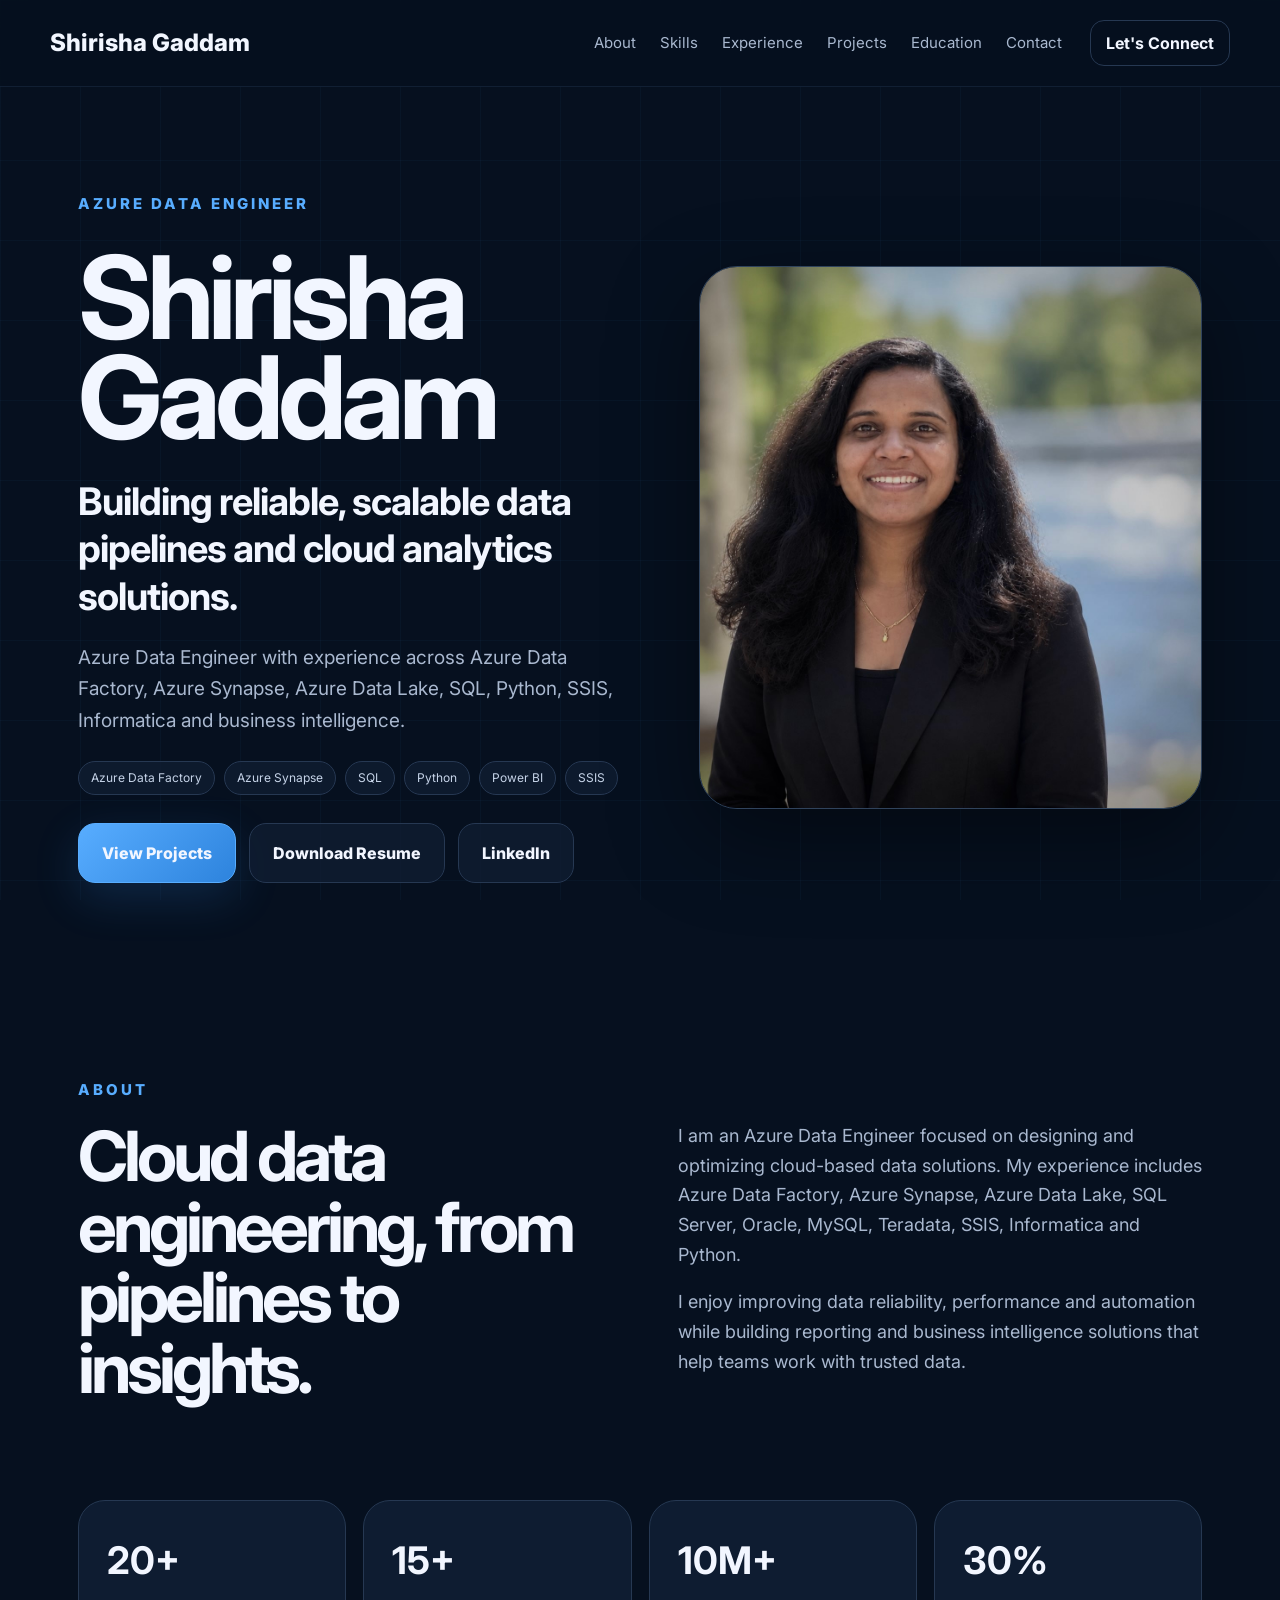
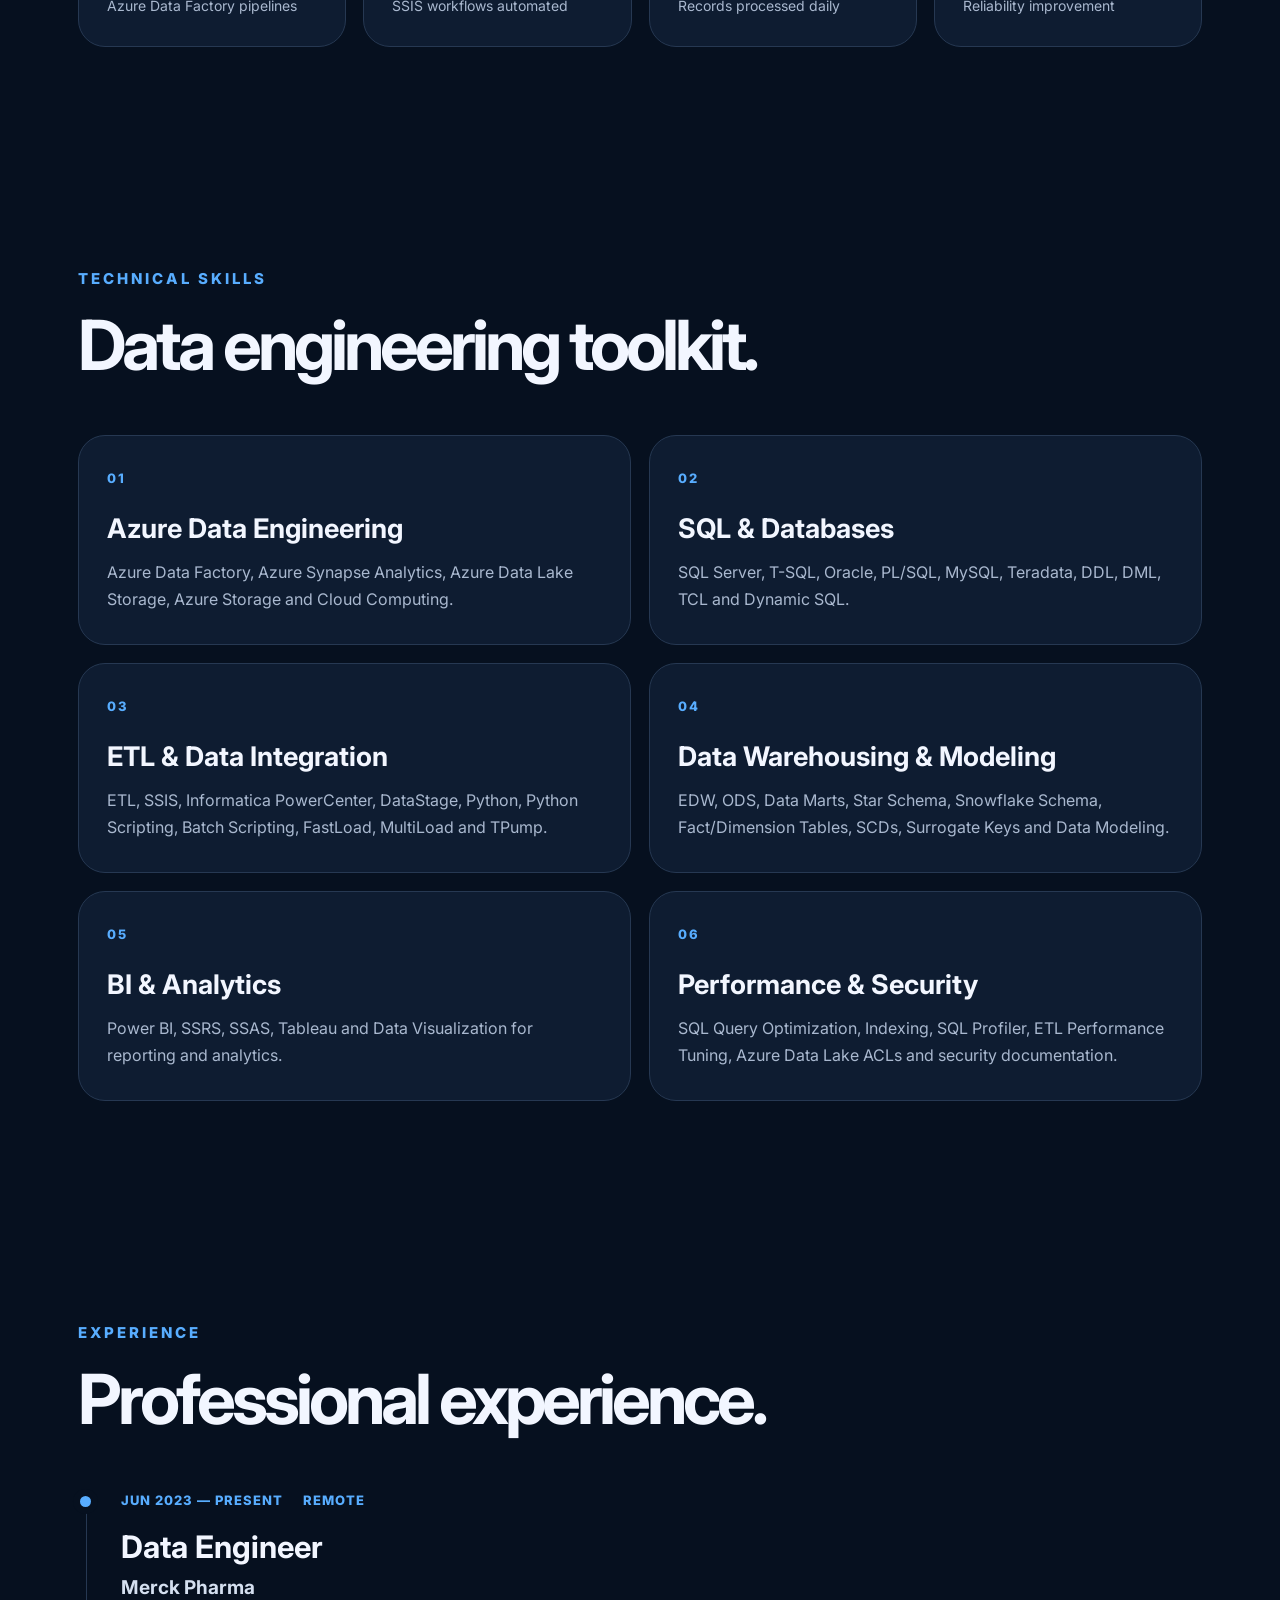
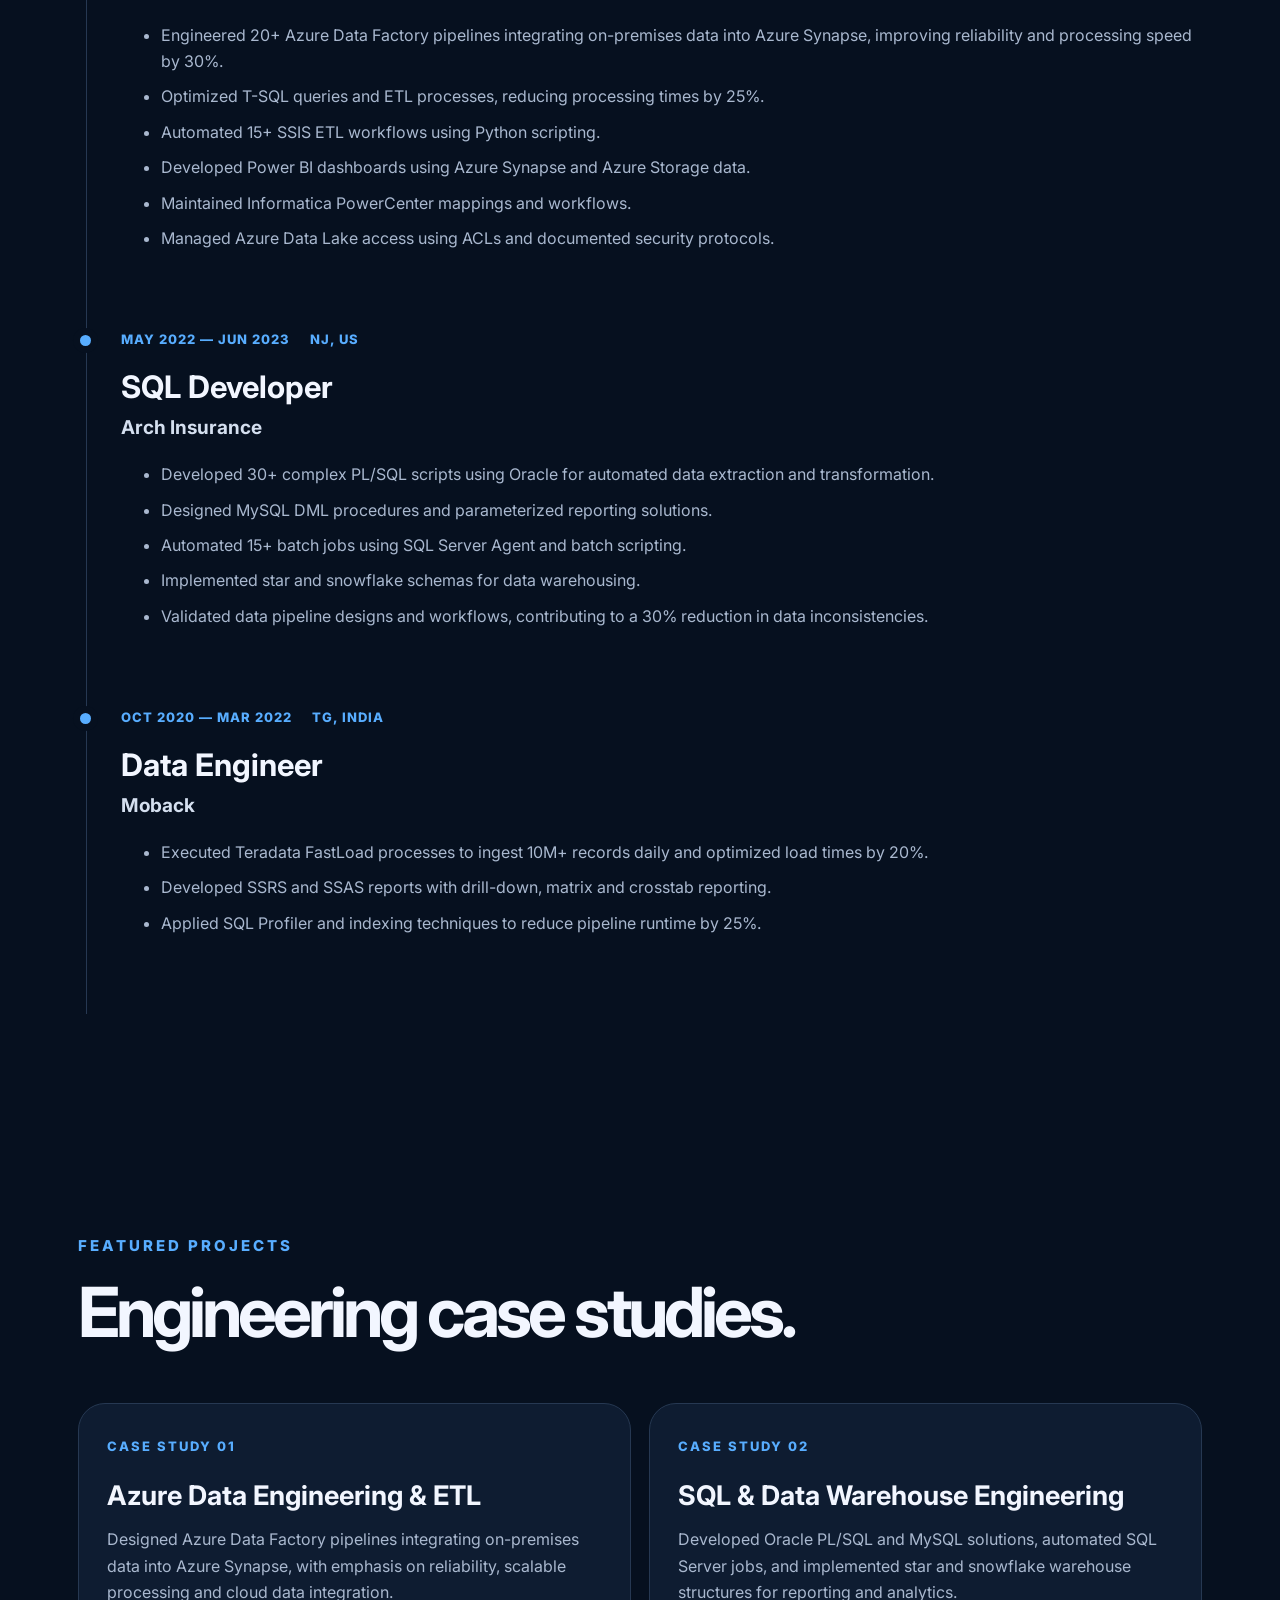
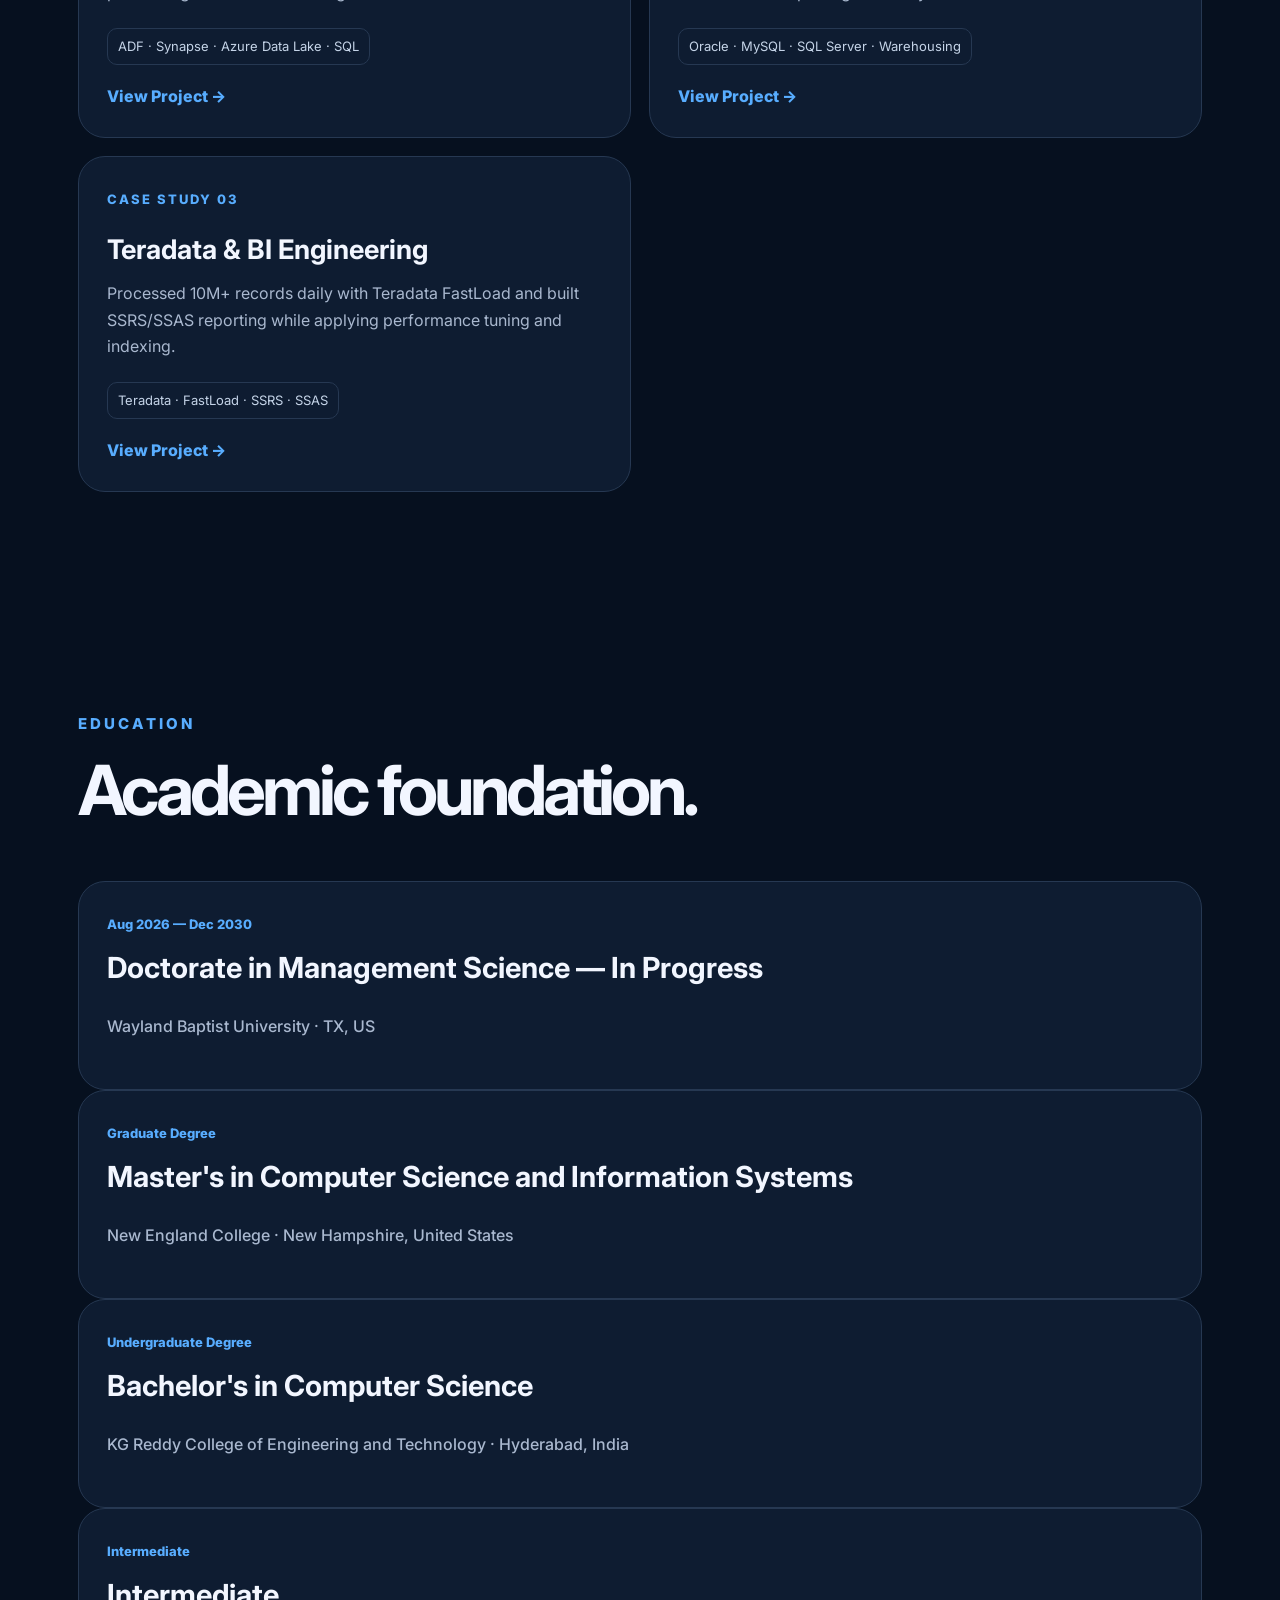
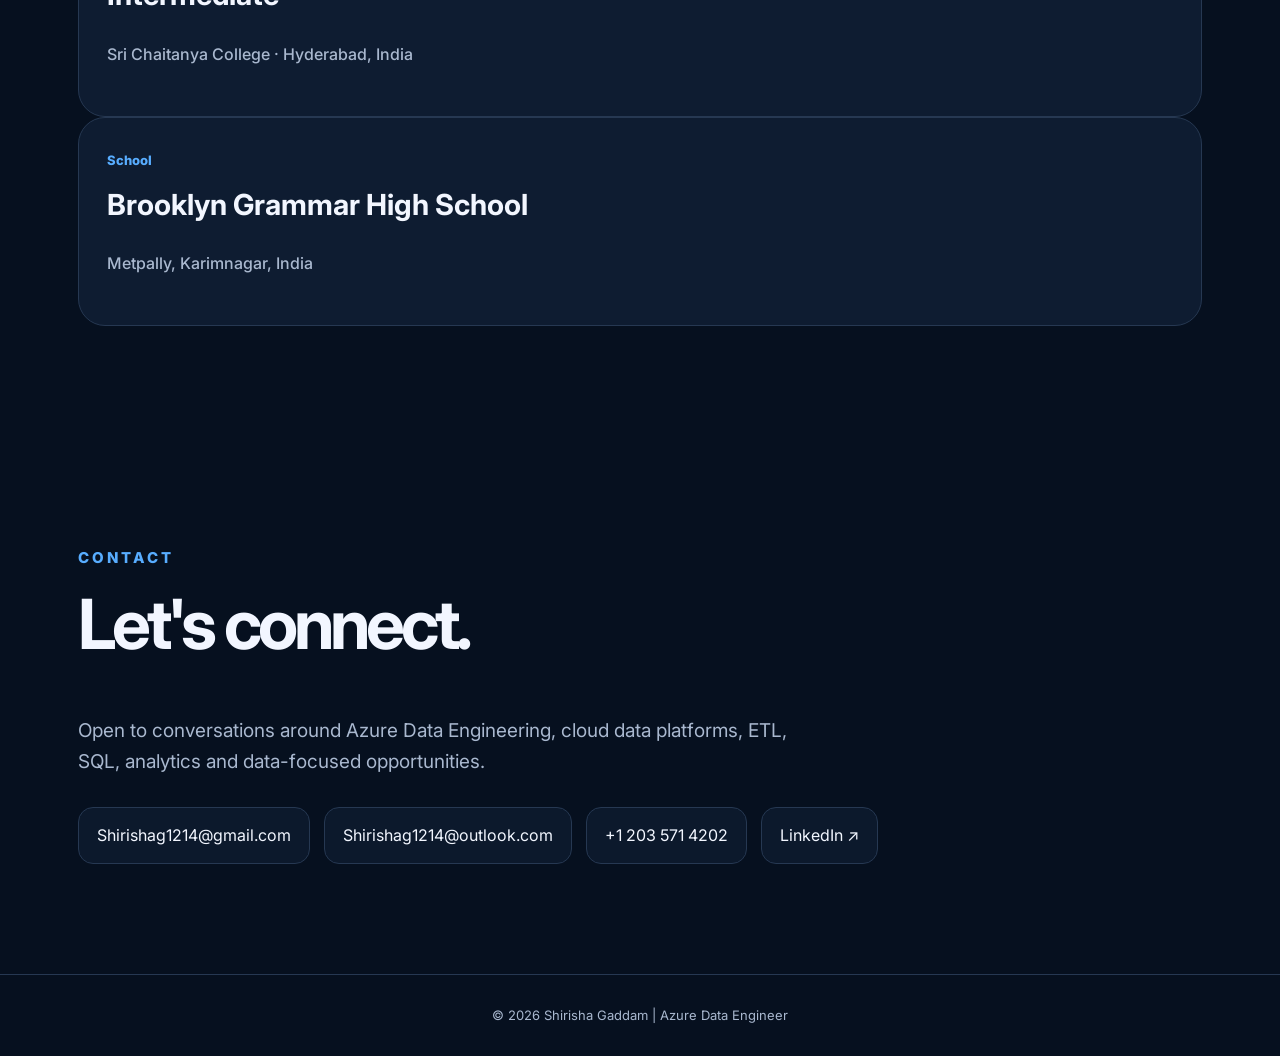
<file: index.html>
<!DOCTYPE html>
<html lang="en">
<head>
<meta charset="UTF-8">
<meta name="viewport" content="width=device-width, initial-scale=1.0">
<meta name="description" content="Shirisha Gaddam | Azure Data Engineer portfolio">
<title>Shirisha Gaddam | Azure Data Engineer</title>
<link rel="preconnect" href="https://fonts.googleapis.com">
<link rel="preconnect" href="https://fonts.gstatic.com" crossorigin>
<link href="https://fonts.googleapis.com/css2?family=Inter:wght@400;500;600;700;800&display=swap" rel="stylesheet">
<link rel="stylesheet" href="style.css">
</head>
<body>
<header class="nav">
<a class="brand" href="#home">Shirisha Gaddam</a>
<nav><a href="#about">About</a><a href="#skills">Skills</a><a href="#experience">Experience</a><a href="#projects">Projects</a><a href="#education">Education</a><a href="#contact">Contact</a></nav>
<a class="nav-cta" href="#contact">Let's Connect</a>
</header>
<main>
<section class="hero" id="home">
<div class="hero-copy">
<div class="eyebrow">AZURE DATA ENGINEER</div>
<h1>Shirisha<br><span>Gaddam</span></h1>
<h2>Building reliable, scalable data pipelines and cloud analytics solutions.</h2>
<p>Azure Data Engineer with experience across Azure Data Factory, Azure Synapse, Azure Data Lake, SQL, Python, SSIS, Informatica and business intelligence.</p>
<div class="tag-row"><span>Azure Data Factory</span><span>Azure Synapse</span><span>SQL</span><span>Python</span><span>Power BI</span><span>SSIS</span></div>
<div class="buttons"><a class="button primary" href="#projects">View Projects</a><a class="button ghost" href="Shirisha_Gaddam_General_Profile_Azure_data_engineer-Resume%20(2).pdf" target="_blank">Download Resume</a><a class="button ghost" href="https://www.linkedin.com/in/shirishagaddam119" target="_blank">LinkedIn</a></div>
</div>
<div class="hero-photo-wrap"><div class="photo-ring"></div><img src="403d4c1a-7720-41a2-9f0d-50f3e4832187.jpeg" alt="Shirisha Gaddam" class="hero-photo"></div>
</section>
<section class="section about" id="about">
<div class="section-label">ABOUT</div>
<div class="section-content two-col"><div><h2>Cloud data engineering, from pipelines to insights.</h2></div><div><p>I am an Azure Data Engineer focused on designing and optimizing cloud-based data solutions. My experience includes Azure Data Factory, Azure Synapse, Azure Data Lake, SQL Server, Oracle, MySQL, Teradata, SSIS, Informatica and Python.</p><p>I enjoy improving data reliability, performance and automation while building reporting and business intelligence solutions that help teams work with trusted data.</p></div></div>
<div class="stats"><div><strong>20+</strong><span>Azure Data Factory pipelines</span></div><div><strong>15+</strong><span>SSIS workflows automated</span></div><div><strong>10M+</strong><span>Records processed daily</span></div><div><strong>30%</strong><span>Reliability improvement</span></div></div>
</section>
<section class="section" id="skills">
<div class="section-label">TECHNICAL SKILLS</div><h2>Data engineering toolkit.</h2>
<div class="skill-grid">
<article><span class="skill-no">01</span><h3>Azure Data Engineering</h3><p>Azure Data Factory, Azure Synapse Analytics, Azure Data Lake Storage, Azure Storage and Cloud Computing.</p></article>
<article><span class="skill-no">02</span><h3>SQL & Databases</h3><p>SQL Server, T-SQL, Oracle, PL/SQL, MySQL, Teradata, DDL, DML, TCL and Dynamic SQL.</p></article>
<article><span class="skill-no">03</span><h3>ETL & Data Integration</h3><p>ETL, SSIS, Informatica PowerCenter, DataStage, Python, Python Scripting, Batch Scripting, FastLoad, MultiLoad and TPump.</p></article>
<article><span class="skill-no">04</span><h3>Data Warehousing & Modeling</h3><p>EDW, ODS, Data Marts, Star Schema, Snowflake Schema, Fact/Dimension Tables, SCDs, Surrogate Keys and Data Modeling.</p></article>
<article><span class="skill-no">05</span><h3>BI & Analytics</h3><p>Power BI, SSRS, SSAS, Tableau and Data Visualization for reporting and analytics.</p></article>
<article><span class="skill-no">06</span><h3>Performance & Security</h3><p>SQL Query Optimization, Indexing, SQL Profiler, ETL Performance Tuning, Azure Data Lake ACLs and security documentation.</p></article>
</div></section>
<section class="section" id="experience">
<div class="section-label">EXPERIENCE</div><h2>Professional experience.</h2>
<div class="timeline">
<article class="job"><div class="job-meta"><span>Jun 2023 — Present</span><span>Remote</span></div><h3>Data Engineer</h3><h4>Merck Pharma</h4><ul><li>Engineered 20+ Azure Data Factory pipelines integrating on-premises data into Azure Synapse, improving reliability and processing speed by 30%.</li><li>Optimized T-SQL queries and ETL processes, reducing processing times by 25%.</li><li>Automated 15+ SSIS ETL workflows using Python scripting.</li><li>Developed Power BI dashboards using Azure Synapse and Azure Storage data.</li><li>Maintained Informatica PowerCenter mappings and workflows.</li><li>Managed Azure Data Lake access using ACLs and documented security protocols.</li></ul></article>
<article class="job"><div class="job-meta"><span>May 2022 — Jun 2023</span><span>NJ, US</span></div><h3>SQL Developer</h3><h4>Arch Insurance</h4><ul><li>Developed 30+ complex PL/SQL scripts using Oracle for automated data extraction and transformation.</li><li>Designed MySQL DML procedures and parameterized reporting solutions.</li><li>Automated 15+ batch jobs using SQL Server Agent and batch scripting.</li><li>Implemented star and snowflake schemas for data warehousing.</li><li>Validated data pipeline designs and workflows, contributing to a 30% reduction in data inconsistencies.</li></ul></article>
<article class="job"><div class="job-meta"><span>Oct 2020 — Mar 2022</span><span>TG, India</span></div><h3>Data Engineer</h3><h4>Moback</h4><ul><li>Executed Teradata FastLoad processes to ingest 10M+ records daily and optimized load times by 20%.</li><li>Developed SSRS and SSAS reports with drill-down, matrix and crosstab reporting.</li><li>Applied SQL Profiler and indexing techniques to reduce pipeline runtime by 25%.</li></ul></article>
</div></section>
<section class="section projects" id="projects">
<div class="section-label">FEATURED PROJECTS</div><h2>Engineering case studies.</h2>
<div class="case-grid">
<article class="case"><span>CASE STUDY 01</span><h3>Azure Data Engineering & ETL</h3><p>Designed Azure Data Factory pipelines integrating on-premises data into Azure Synapse, with emphasis on reliability, scalable processing and cloud data integration.</p><div class="case-tags">ADF · Synapse · Azure Data Lake · SQL</div><a class="case-link" href="projects/azure-data-engineering/">View Project →</a></article>
<article class="case"><span>CASE STUDY 02</span><h3>SQL & Data Warehouse Engineering</h3><p>Developed Oracle PL/SQL and MySQL solutions, automated SQL Server jobs, and implemented star and snowflake warehouse structures for reporting and analytics.</p><div class="case-tags">Oracle · MySQL · SQL Server · Warehousing</div><a class="case-link" href="projects/sql-data-engineering/">View Project →</a></article>
<article class="case"><span>CASE STUDY 03</span><h3>Teradata & BI Engineering</h3><p>Processed 10M+ records daily with Teradata FastLoad and built SSRS/SSAS reporting while applying performance tuning and indexing.</p><div class="case-tags">Teradata · FastLoad · SSRS · SSAS</div><a class="case-link" href="projects/teradata-bi/">View Project →</a></article>
</div></section>
<section class="section education" id="education">
<div class="section-label">EDUCATION</div><h2>Academic foundation.</h2>
<div class="education-card"><div><span>Aug 2026 — Dec 2030</span><h3>Doctorate in Management Science — In Progress</h3><h4>Wayland Baptist University · TX, US</h4></div></div>
<div class="education-card"><div><span>Graduate Degree</span><h3>Master's in Computer Science and Information Systems</h3><h4>New England College · New Hampshire, United States</h4></div></div>
<div class="education-card"><div><span>Undergraduate Degree</span><h3>Bachelor's in Computer Science</h3><h4>KG Reddy College of Engineering and Technology · Hyderabad, India</h4></div></div>
<div class="education-card"><div><span>Intermediate</span><h3>Intermediate</h3><h4>Sri Chaitanya College · Hyderabad, India</h4></div></div>
<div class="education-card"><div><span>School</span><h3>Brooklyn Grammar High School</h3><h4>Metpally, Karimnagar, India</h4></div></div>
</section>
<section class="section contact" id="contact">
<div class="section-label">CONTACT</div><h2>Let's connect.</h2><p>Open to conversations around Azure Data Engineering, cloud data platforms, ETL, SQL, analytics and data-focused opportunities.</p>
<div class="contact-links"><a href="mailto:Shirishag1214@gmail.com">Shirishag1214@gmail.com</a><a href="mailto:Shirishag1214@outlook.com">Shirishag1214@outlook.com</a><a href="tel:+12035714202">+1 203 571 4202</a><a href="https://www.linkedin.com/in/shirishagaddam119" target="_blank">LinkedIn ↗</a></div>
</section>
</main>
<footer>© 2026 Shirisha Gaddam | Azure Data Engineer</footer>
</body></html>
</file>
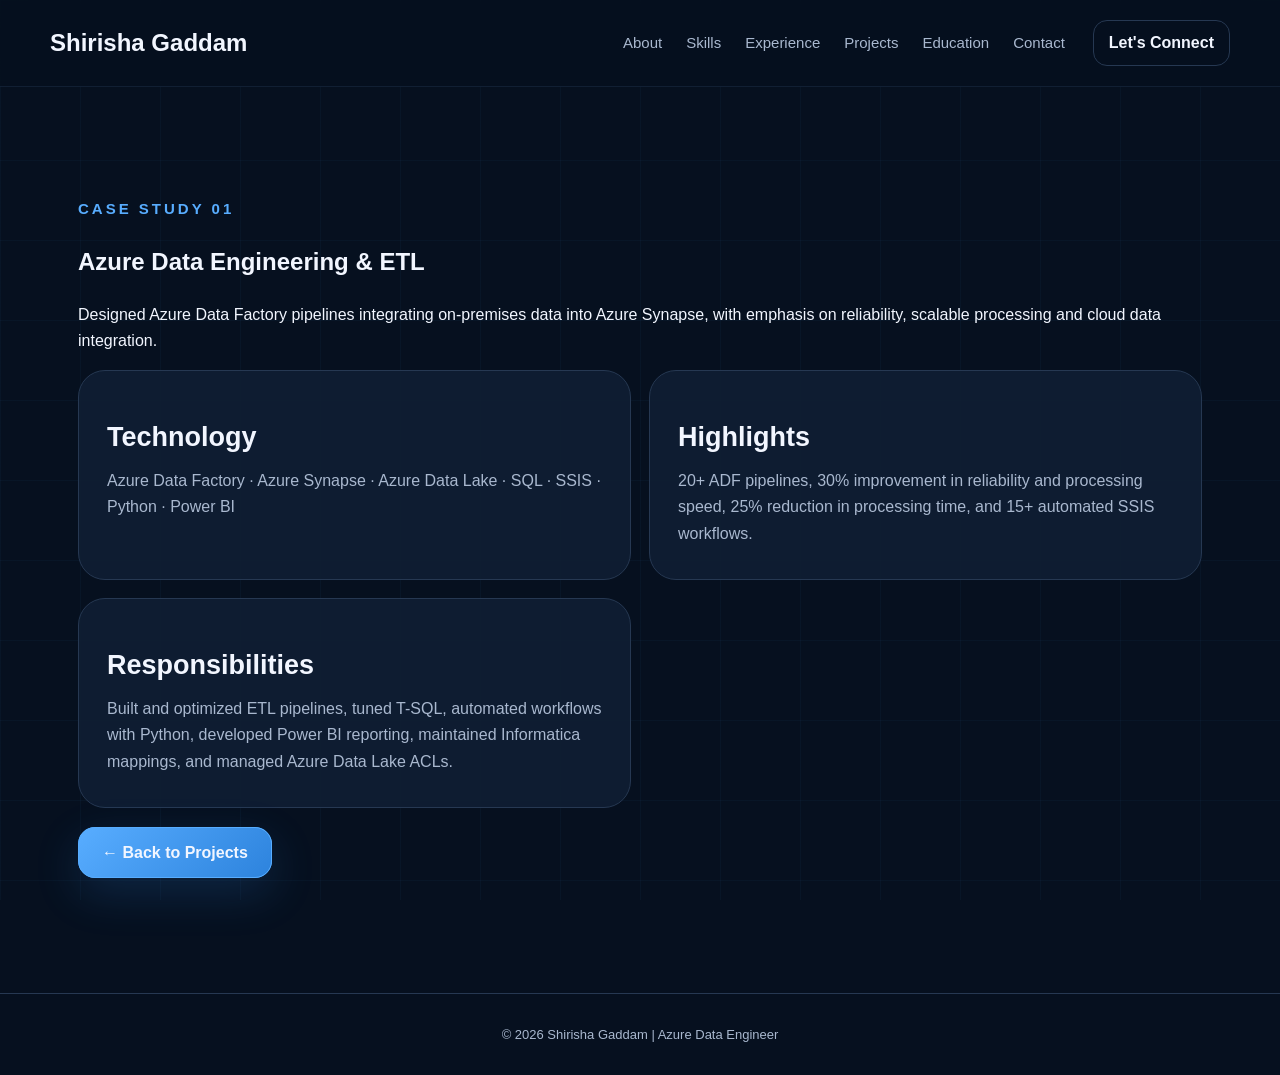
<file: projects/azure-data-engineering/index.html>
<!DOCTYPE html>
<html lang="en"><head><meta charset="UTF-8"><meta name="viewport" content="width=device-width,initial-scale=1.0"><title>Azure Data Engineering | Shirisha Gaddam</title><link rel="stylesheet" href="../../style.css"></head>
<body><header class="nav"><a class="brand" href="../../index.html">Shirisha Gaddam</a><nav><a href="../../index.html#about">About</a><a href="../../index.html#skills">Skills</a><a href="../../index.html#experience">Experience</a><a href="../../index.html#projects">Projects</a><a href="../../index.html#education">Education</a><a href="../../index.html#contact">Contact</a></nav><a class="nav-cta" href="../../index.html#contact">Let's Connect</a></header>
<main><section class="section"><div class="section-label">CASE STUDY 01</div><h1>Azure Data Engineering & ETL</h1><p>Designed Azure Data Factory pipelines integrating on-premises data into Azure Synapse, with emphasis on reliability, scalable processing and cloud data integration.</p><div class="skill-grid"><article><h3>Technology</h3><p>Azure Data Factory · Azure Synapse · Azure Data Lake · SQL · SSIS · Python · Power BI</p></article><article><h3>Highlights</h3><p>20+ ADF pipelines, 30% improvement in reliability and processing speed, 25% reduction in processing time, and 15+ automated SSIS workflows.</p></article><article><h3>Responsibilities</h3><p>Built and optimized ETL pipelines, tuned T-SQL, automated workflows with Python, developed Power BI reporting, maintained Informatica mappings, and managed Azure Data Lake ACLs.</p></article></div><p style="margin-top:2rem"><a class="button primary" href="../../index.html#projects">← Back to Projects</a></p></section></main><footer>© 2026 Shirisha Gaddam | Azure Data Engineer</footer></body></html>
</file>
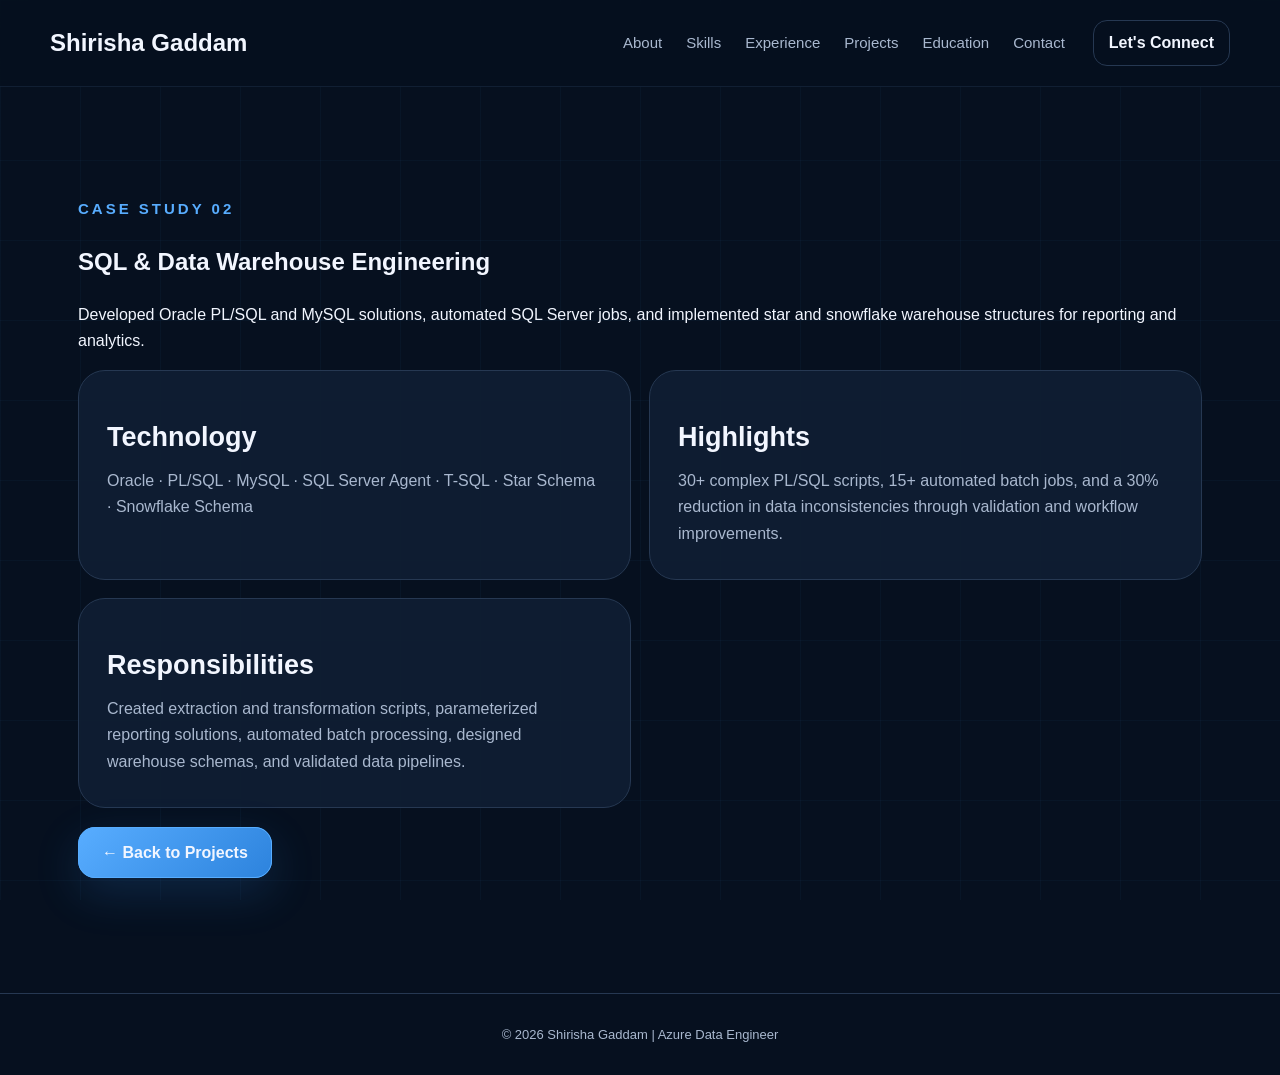
<file: projects/sql-data-engineering/index.html>
<!DOCTYPE html>
<html lang="en"><head><meta charset="UTF-8"><meta name="viewport" content="width=device-width,initial-scale=1.0"><title>SQL & Data Warehouse Engineering | Shirisha Gaddam</title><link rel="stylesheet" href="../../style.css"></head>
<body><header class="nav"><a class="brand" href="../../index.html">Shirisha Gaddam</a><nav><a href="../../index.html#about">About</a><a href="../../index.html#skills">Skills</a><a href="../../index.html#experience">Experience</a><a href="../../index.html#projects">Projects</a><a href="../../index.html#education">Education</a><a href="../../index.html#contact">Contact</a></nav><a class="nav-cta" href="../../index.html#contact">Let's Connect</a></header>
<main><section class="section"><div class="section-label">CASE STUDY 02</div><h1>SQL & Data Warehouse Engineering</h1><p>Developed Oracle PL/SQL and MySQL solutions, automated SQL Server jobs, and implemented star and snowflake warehouse structures for reporting and analytics.</p><div class="skill-grid"><article><h3>Technology</h3><p>Oracle · PL/SQL · MySQL · SQL Server Agent · T-SQL · Star Schema · Snowflake Schema</p></article><article><h3>Highlights</h3><p>30+ complex PL/SQL scripts, 15+ automated batch jobs, and a 30% reduction in data inconsistencies through validation and workflow improvements.</p></article><article><h3>Responsibilities</h3><p>Created extraction and transformation scripts, parameterized reporting solutions, automated batch processing, designed warehouse schemas, and validated data pipelines.</p></article></div><p style="margin-top:2rem"><a class="button primary" href="../../index.html#projects">← Back to Projects</a></p></section></main><footer>© 2026 Shirisha Gaddam | Azure Data Engineer</footer></body></html>
</file>
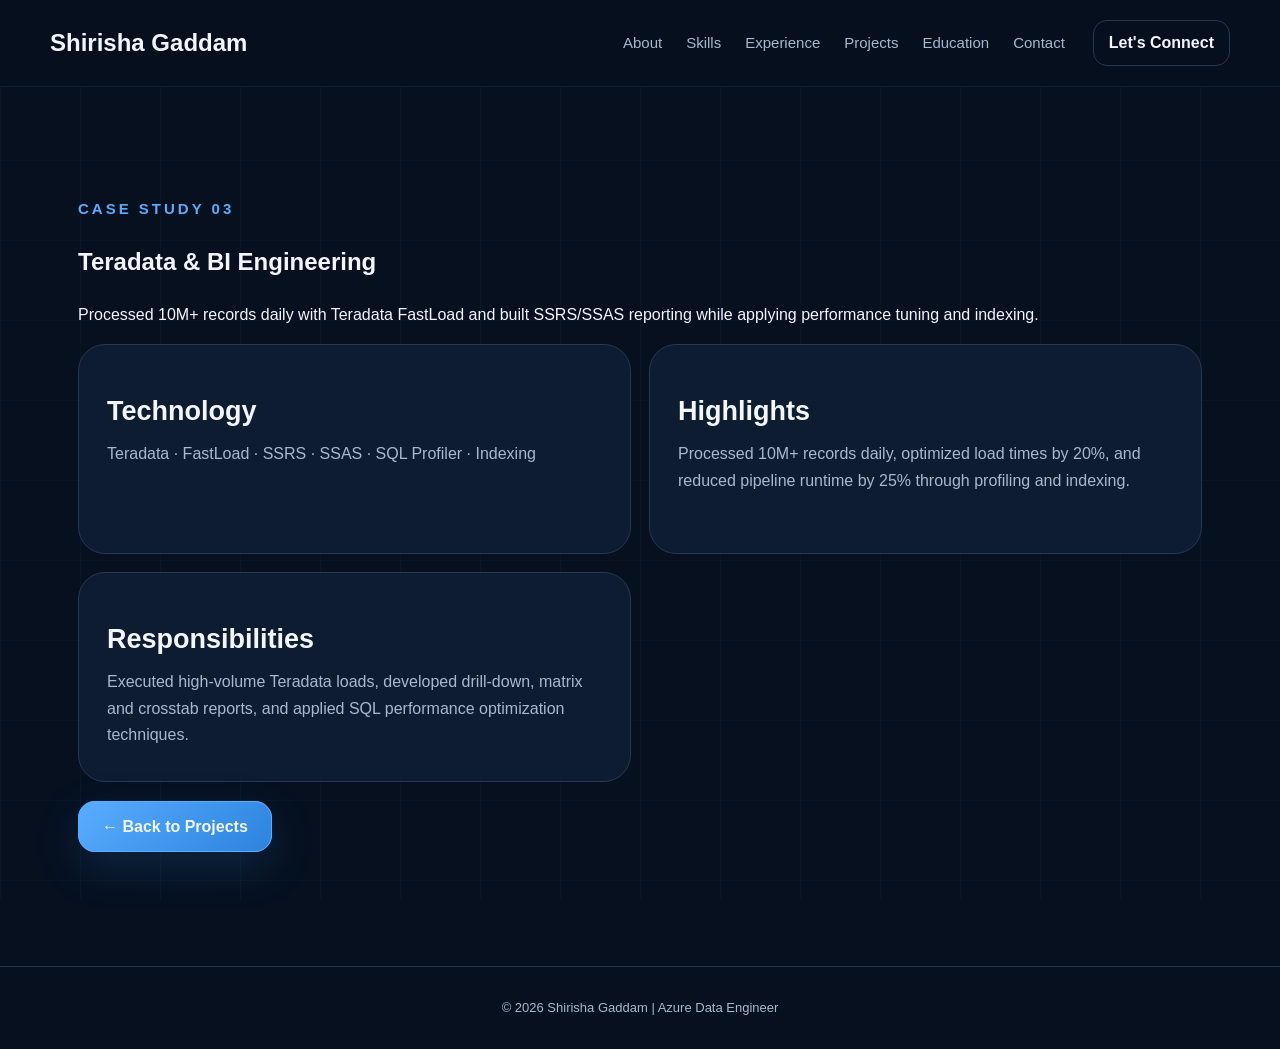
<file: projects/teradata-bi/index.html>
<!DOCTYPE html>
<html lang="en"><head><meta charset="UTF-8"><meta name="viewport" content="width=device-width,initial-scale=1.0"><title>Teradata & BI Engineering | Shirisha Gaddam</title><link rel="stylesheet" href="../../style.css"></head>
<body><header class="nav"><a class="brand" href="../../index.html">Shirisha Gaddam</a><nav><a href="../../index.html#about">About</a><a href="../../index.html#skills">Skills</a><a href="../../index.html#experience">Experience</a><a href="../../index.html#projects">Projects</a><a href="../../index.html#education">Education</a><a href="../../index.html#contact">Contact</a></nav><a class="nav-cta" href="../../index.html#contact">Let's Connect</a></header>
<main><section class="section"><div class="section-label">CASE STUDY 03</div><h1>Teradata & BI Engineering</h1><p>Processed 10M+ records daily with Teradata FastLoad and built SSRS/SSAS reporting while applying performance tuning and indexing.</p><div class="skill-grid"><article><h3>Technology</h3><p>Teradata · FastLoad · SSRS · SSAS · SQL Profiler · Indexing</p></article><article><h3>Highlights</h3><p>Processed 10M+ records daily, optimized load times by 20%, and reduced pipeline runtime by 25% through profiling and indexing.</p></article><article><h3>Responsibilities</h3><p>Executed high-volume Teradata loads, developed drill-down, matrix and crosstab reports, and applied SQL performance optimization techniques.</p></article></div><p style="margin-top:2rem"><a class="button primary" href="../../index.html#projects">← Back to Projects</a></p></section></main><footer>© 2026 Shirisha Gaddam | Azure Data Engineer</footer></body></html>
</file>
<file: style.css>
:root{--bg:#06101f;--card:#101e33;--line:#263852;--text:#f2f6ff;--muted:#a9b8cf;--blue:#58adff;--blue2:#2d83dd;--max:1180px}
*{box-sizing:border-box}html{scroll-behavior:smooth}body{margin:0;background:var(--bg);color:var(--text);font-family:Inter,Arial,sans-serif;line-height:1.65;overflow-x:hidden}body:before{content:"";position:fixed;inset:0;z-index:-1;opacity:.55;background-image:linear-gradient(rgba(88,173,255,.075) 1px,transparent 1px),linear-gradient(90deg,rgba(88,173,255,.075) 1px,transparent 1px);background-size:80px 80px}a{color:inherit;text-decoration:none}
.nav{position:sticky;top:0;z-index:30;display:flex;align-items:center;gap:28px;padding:20px max(28px,calc((100% - var(--max))/2));background:rgba(6,16,31,.95);border-bottom:1px solid rgba(130,180,230,.1);backdrop-filter:blur(15px)}.brand{font-size:24px;font-weight:800;white-space:nowrap}.nav nav{display:flex;gap:24px;margin-left:auto;flex-wrap:wrap;justify-content:flex-end}.nav nav a{font-size:15px;color:var(--muted)}.nav nav a:hover{color:#fff}.nav-cta{border:1px solid var(--line);padding:9px 15px;border-radius:14px;font-weight:700;white-space:nowrap}
.hero{max-width:var(--max);min-height:760px;margin:auto;padding:105px 28px 85px;display:grid;grid-template-columns:1.05fr .95fr;gap:65px;align-items:center}.eyebrow,.section-label{color:var(--blue);font-weight:800;letter-spacing:3px;font-size:15px}.hero h1{font-size:clamp(68px,9vw,118px);line-height:.87;letter-spacing:-6px;margin:30px 0}.hero h1 span{display:block}.hero h2{font-size:clamp(24px,3vw,38px);line-height:1.25;letter-spacing:-1px;margin:0 0 22px}.hero p{font-size:19px;color:var(--muted);max-width:700px}.tag-row{display:flex;flex-wrap:wrap;gap:9px;margin:25px 0}.tag-row span{padding:6px 12px;border:1px solid var(--line);border-radius:999px;background:rgba(16,30,51,.75);color:#c6d4e8;font-size:12px}.buttons{display:flex;gap:13px;flex-wrap:wrap;margin-top:28px}.button{padding:16px 23px;border:1px solid var(--line);border-radius:17px;background:rgba(16,30,51,.75);font-weight:800}.button.primary{background:linear-gradient(135deg,var(--blue),var(--blue2));border-color:var(--blue);box-shadow:0 15px 45px rgba(45,131,221,.2)}
.hero-photo-wrap{position:relative;display:flex;justify-content:center;align-items:center}.photo-ring{position:absolute;width:95%;aspect-ratio:1;border:1px solid rgba(139,200,255,.2);border-radius:42px}.hero-photo{width:min(100%,520px);aspect-ratio:1/1.08;object-fit:cover;border-radius:38px;border:1px solid #30435c;position:relative;box-shadow:0 30px 90px rgba(0,0,0,.42)}
.section{max-width:var(--max);margin:auto;padding:110px 28px}.section>h2,.section-content h2{font-size:clamp(45px,5.4vw,74px);line-height:1.02;letter-spacing:-4px;margin:18px 0 55px}.two-col{display:grid;grid-template-columns:1fr 1fr;gap:75px}.two-col p{color:var(--muted);font-size:18px}.stats{display:grid;grid-template-columns:repeat(4,1fr);gap:17px;margin-top:42px}.stats>div,.skill-grid article,.case,.education-card{background:rgba(16,30,51,.9);border:1px solid var(--line);border-radius:27px;padding:28px}.stats strong{display:block;font-size:38px}.stats span{color:var(--muted);font-size:14px}
.skill-grid{display:grid;grid-template-columns:repeat(2,1fr);gap:18px}.skill-grid article{min-height:210px}.skill-grid h3,.case h3{font-size:27px;margin:16px 0 8px}.skill-grid p,.case p{color:var(--muted);margin:0}.skill-no,.case>span{color:var(--blue);font-size:13px;letter-spacing:2px;font-weight:800}
.timeline{border-left:1px solid var(--line);padding-left:34px;margin-left:8px}.job{position:relative;padding:0 0 62px}.job:before{content:"";position:absolute;left:-41px;top:6px;width:11px;height:11px;background:var(--blue);border-radius:50%;box-shadow:0 0 0 7px var(--bg)}.job-meta{display:flex;gap:20px;color:var(--blue);font-size:13px;font-weight:800;text-transform:uppercase;letter-spacing:1px}.job h3{font-size:31px;margin:10px 0 0}.job h4{font-size:19px;margin:0 0 18px;color:#d4dfef}.job li{color:var(--muted);margin:9px 0}
.case-grid{display:grid;grid-template-columns:repeat(2,1fr);gap:18px}.case{min-height:275px}.case-tags{display:inline-block;margin-top:22px;padding:7px 10px;border:1px solid var(--line);border-radius:10px;color:#c5d4e8;font-size:13px}.case-link{display:block;margin-top:18px;color:var(--blue);font-weight:800}
.education-card{display:flex;justify-content:space-between;align-items:center}.education-card span{color:var(--blue);font-size:13px;font-weight:800}.education-card h3{font-size:29px;margin:8px 0}.education-card h4{color:var(--muted);font-weight:500}.gpa{text-align:center}.gpa strong{font-size:44px}
.contact>p{color:var(--muted);font-size:19px;max-width:750px}.contact-links{display:flex;gap:14px;flex-wrap:wrap;margin-top:30px}.contact-links a{padding:14px 18px;border:1px solid var(--line);border-radius:15px;background:rgba(16,30,51,.7)}footer{border-top:1px solid var(--line);padding:30px 28px;text-align:center;color:var(--muted);font-size:13px}
@media(max-width:900px){.nav{align-items:flex-start;flex-wrap:wrap;padding:20px 24px}.nav nav{order:3;width:100%;justify-content:flex-start;gap:18px}.nav-cta{display:none}.hero{grid-template-columns:1fr;padding-top:70px;min-height:auto}.hero-photo-wrap{min-height:500px}.two-col{grid-template-columns:1fr;gap:5px}.stats{grid-template-columns:repeat(2,1fr)}.skill-grid,.case-grid{grid-template-columns:1fr}}
@media(max-width:600px){.nav{padding:18px 22px}.brand{font-size:21px}.nav nav{gap:17px 20px}.nav nav a{font-size:14px}.hero{padding:65px 22px 70px}.hero h1{font-size:66px;letter-spacing:-4px}.hero h2{font-size:25px}.hero p{font-size:17px}.hero-photo-wrap{min-height:440px}.hero-photo{width:92%;border-radius:30px}.section{padding:78px 22px}.section>h2,.section-content h2{font-size:46px;letter-spacing:-2.5px;margin-bottom:38px}.stats{grid-template-columns:1fr 1fr}.stats>div{padding:22px}.stats strong{font-size:30px}.skill-grid article,.case{padding:25px}.timeline{padding-left:25px}.job:before{left:-32px}.education-card{align-items:flex-start;gap:25px}.education-card h3{font-size:23px}.gpa strong{font-size:36px}.contact-links{flex-direction:column}.contact-links a{width:max-content;max-width:100%}}
</file>
